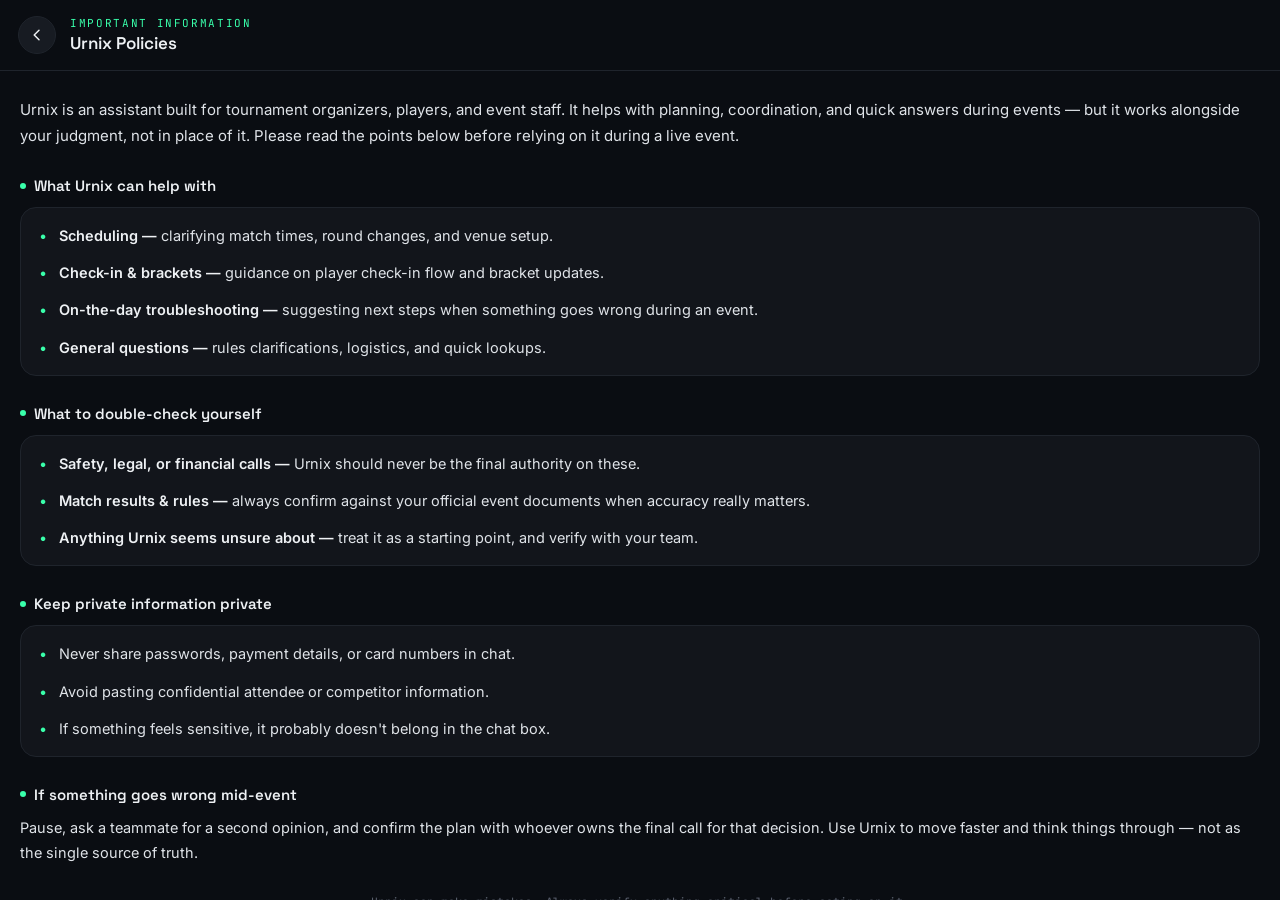
<file: templates/policies.html>
<!DOCTYPE html>
<html lang="en">
<head>
<meta charset="UTF-8">
<meta name="viewport" content="width=device-width, initial-scale=1.0, viewport-fit=cover, interactive-widget=resizes-content">
<meta name="color-scheme" content="dark">
<title>Urnix Policies</title>
<link rel="preconnect" href="https://fonts.googleapis.com">
<link href="https://fonts.googleapis.com/css2?family=Space+Grotesk:wght@500;600;700&family=Inter:wght@400;500;600;700&family=JetBrains+Mono:wght@400;500&display=swap" rel="stylesheet">
<style>
  :root {
    --bg: #0a0d12;
    --surface: #12151b;
    --surface-raised: #171b22;
    --border: #1f242c;
    --text: #eef1f4;
    --text-dim: #9aa0ab;
    --text-faint: #5c6270;
    --accent: #39ffab;
    --accent-deep: #1fd98d;
    --accent-ink: #06180f;
    --font-display: 'Space Grotesk', sans-serif;
    --font-body: 'Inter', sans-serif;
    --font-mono: 'JetBrains Mono', monospace;
  }

  * { box-sizing: border-box; margin: 0; padding: 0; }

  html, body {
    height: 100%;
  }

  body {
    background: var(--bg);
    color: var(--text);
    font-family: var(--font-body);
    color-scheme: dark;
    height: 100dvh;
    overflow: hidden;
    display: flex;
    flex-direction: column;
  }

  /* ---------- Sticky header ---------- */

  .policy-header {
    flex-shrink: 0;
    display: flex;
    align-items: center;
    gap: 14px;
    padding: calc(16px + env(safe-area-inset-top)) 18px 16px;
    border-bottom: 1px solid var(--border);
    background: var(--bg);
    z-index: 2;
  }

  .policy-back {
    width: 38px;
    height: 38px;
    border-radius: 50%;
    background: var(--surface-raised);
    border: 1px solid var(--border);
    display: flex;
    align-items: center;
    justify-content: center;
    color: var(--text);
    text-decoration: none;
    flex-shrink: 0;
    transition: background 0.2s ease, transform 0.15s ease;
  }

  .policy-back:hover,
  .policy-back:focus-visible {
    background: rgba(57,255,171,0.16);
  }

  .policy-back:active { transform: scale(0.94); }

  .policy-header-text {
    min-width: 0;
  }

  .policy-eyebrow {
    font-family: var(--font-mono);
    font-size: 11px;
    letter-spacing: 0.15em;
    text-transform: uppercase;
    color: var(--accent);
    margin-bottom: 2px;
  }

  .policy-header-title {
    font-family: var(--font-display);
    font-size: 17px;
    font-weight: 600;
    color: var(--text);
    white-space: nowrap;
    overflow: hidden;
    text-overflow: ellipsis;
  }

  /* ---------- Scrollable body ---------- */

  .policy-body {
    flex: 1;
    min-height: 0;
    overflow-y: auto;
    -webkit-overflow-scrolling: touch;
    padding: 26px 20px calc(40px + env(safe-area-inset-bottom));
  }

  .policy-intro {
    color: #dfe3e8;
    line-height: 1.7;
    font-size: 15px;
    margin-bottom: 28px;
  }

  .policy-section {
    margin-bottom: 28px;
  }

  .policy-section-title {
    font-family: var(--font-display);
    font-size: 15px;
    font-weight: 600;
    color: var(--text);
    margin-bottom: 12px;
    display: flex;
    align-items: center;
    gap: 8px;
  }

  .policy-section-title .dot {
    width: 6px;
    height: 6px;
    border-radius: 50%;
    background: var(--accent);
    flex-shrink: 0;
  }

  .policy-card {
    background: var(--surface);
    border: 1px solid var(--border);
    border-radius: 16px;
    padding: 16px 18px;
  }

  .policy-list {
    list-style: none;
    display: grid;
    gap: 14px;
  }

  .policy-list li {
    padding-left: 20px;
    position: relative;
    color: #dfe3e8;
    line-height: 1.6;
    font-size: 14.5px;
  }

  .policy-list li::before {
    content: '•';
    position: absolute;
    left: 0;
    color: var(--accent);
  }

  .policy-list li strong {
    color: var(--text);
    font-weight: 600;
  }

  .policy-section p {
    color: #dfe3e8;
    line-height: 1.7;
    font-size: 14.5px;
  }

  .policy-footer-note {
    font-family: var(--font-mono);
    font-size: 11.5px;
    color: var(--text-faint);
    text-align: center;
    margin-top: 12px;
    line-height: 1.6;
  }
</style>
</head>
<body>

<header class="policy-header">
  <a class="policy-back" href="{{ url_for('index') }}" aria-label="Back to Urnix">
    <svg width="16" height="16" viewBox="0 0 20 20" fill="none">
      <path d="M12.5 4 L6.5 10 L12.5 16" stroke="currentColor" stroke-width="1.8" stroke-linecap="round" stroke-linejoin="round"/>
    </svg>
  </a>
  <div class="policy-header-text">
    <div class="policy-eyebrow">Important information</div>
    <div class="policy-header-title">Urnix Policies</div>
  </div>
</header>

<main class="policy-body">
  <p class="policy-intro">
    Urnix is an assistant built for tournament organizers, players, and event staff. It helps with planning, coordination, and quick answers during events — but it works alongside your judgment, not in place of it. Please read the points below before relying on it during a live event.
  </p>

  <section class="policy-section">
    <div class="policy-section-title"><span class="dot"></span>What Urnix can help with</div>
    <div class="policy-card">
      <ul class="policy-list">
        <li><strong>Scheduling —</strong> clarifying match times, round changes, and venue setup.</li>
        <li><strong>Check-in & brackets —</strong> guidance on player check-in flow and bracket updates.</li>
        <li><strong>On-the-day troubleshooting —</strong> suggesting next steps when something goes wrong during an event.</li>
        <li><strong>General questions —</strong> rules clarifications, logistics, and quick lookups.</li>
      </ul>
    </div>
  </section>

  <section class="policy-section">
    <div class="policy-section-title"><span class="dot"></span>What to double-check yourself</div>
    <div class="policy-card">
      <ul class="policy-list">
        <li><strong>Safety, legal, or financial calls —</strong> Urnix should never be the final authority on these.</li>
        <li><strong>Match results & rules —</strong> always confirm against your official event documents when accuracy really matters.</li>
        <li><strong>Anything Urnix seems unsure about —</strong> treat it as a starting point, and verify with your team.</li>
      </ul>
    </div>
  </section>

  <section class="policy-section">
    <div class="policy-section-title"><span class="dot"></span>Keep private information private</div>
    <div class="policy-card">
      <ul class="policy-list">
        <li>Never share passwords, payment details, or card numbers in chat.</li>
        <li>Avoid pasting confidential attendee or competitor information.</li>
        <li>If something feels sensitive, it probably doesn't belong in the chat box.</li>
      </ul>
    </div>
  </section>

  <section class="policy-section">
    <div class="policy-section-title"><span class="dot"></span>If something goes wrong mid-event</div>
    <p>Pause, ask a teammate for a second opinion, and confirm the plan with whoever owns the final call for that decision. Use Urnix to move faster and think things through — not as the single source of truth.</p>
  </section>

  <p class="policy-footer-note">Urnix can make mistakes. Always verify anything critical before acting on it.</p>
</main>

</body>
</html>
</file>
